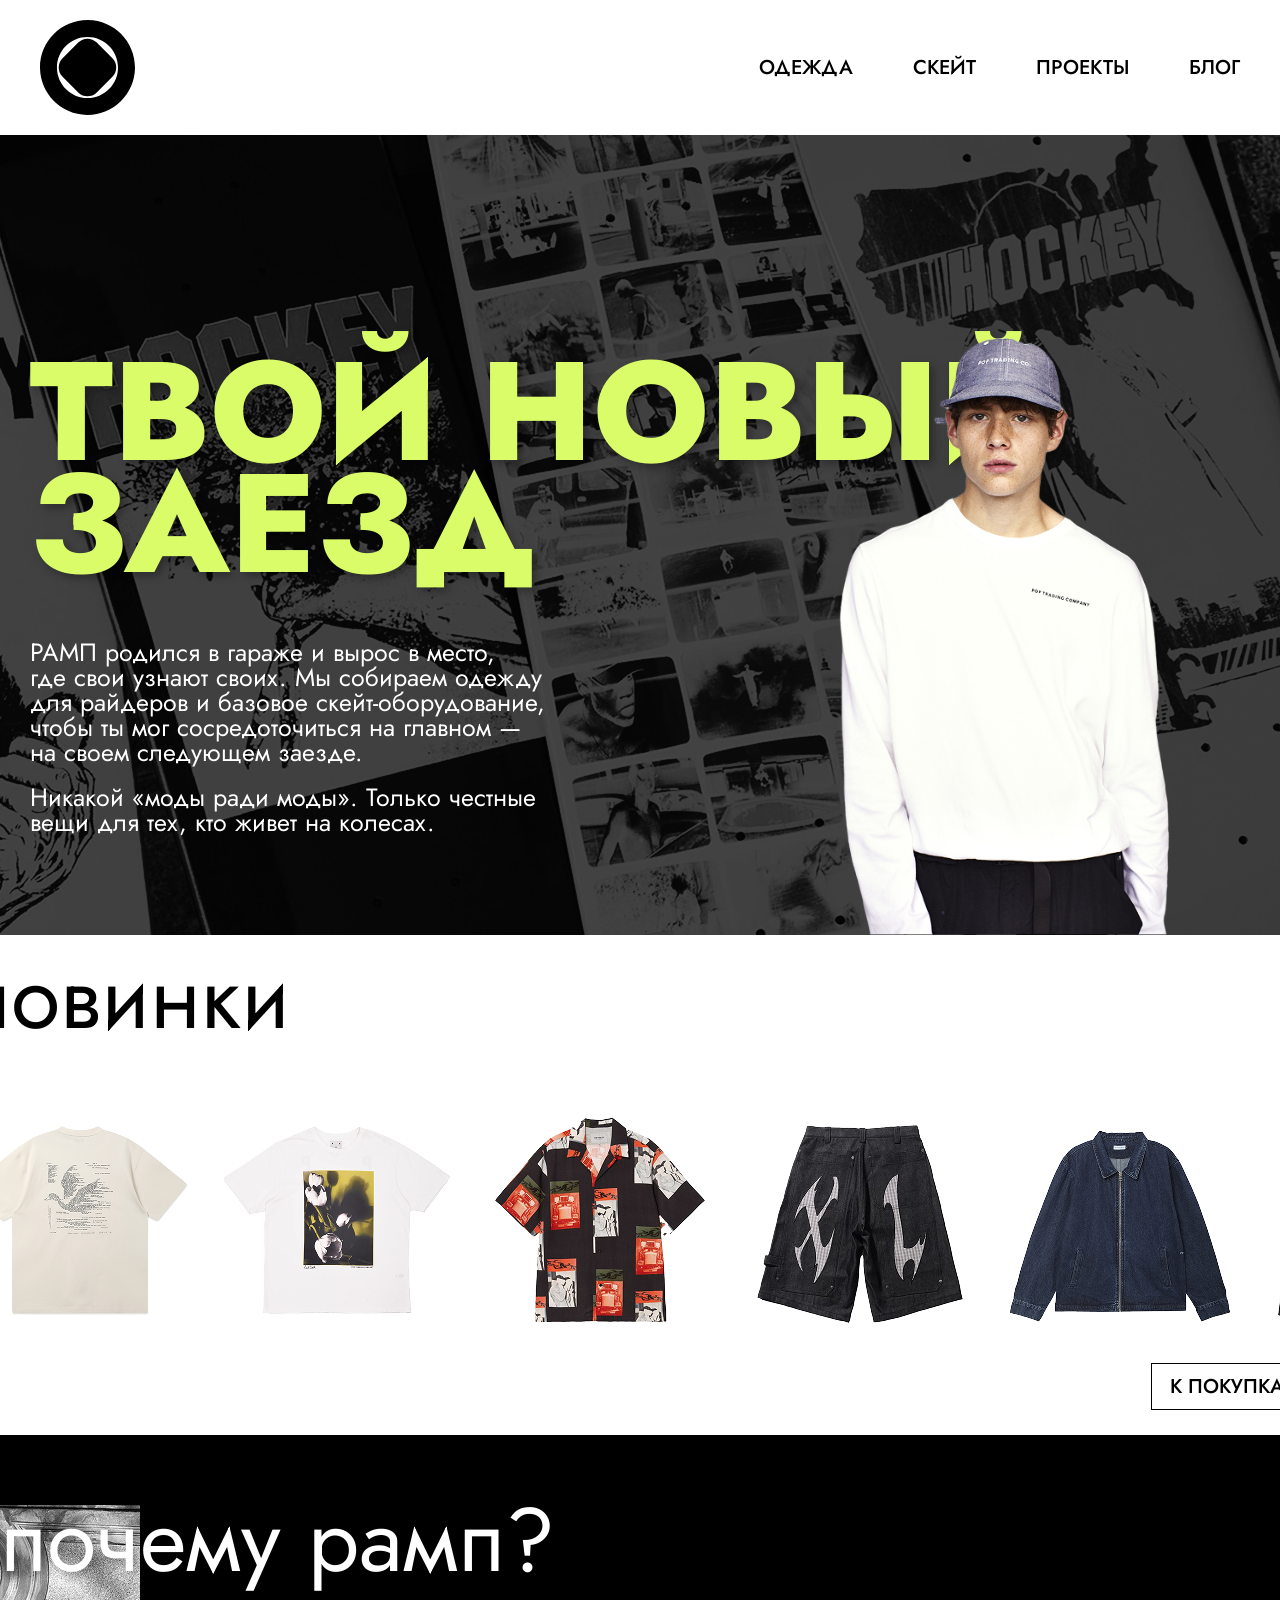
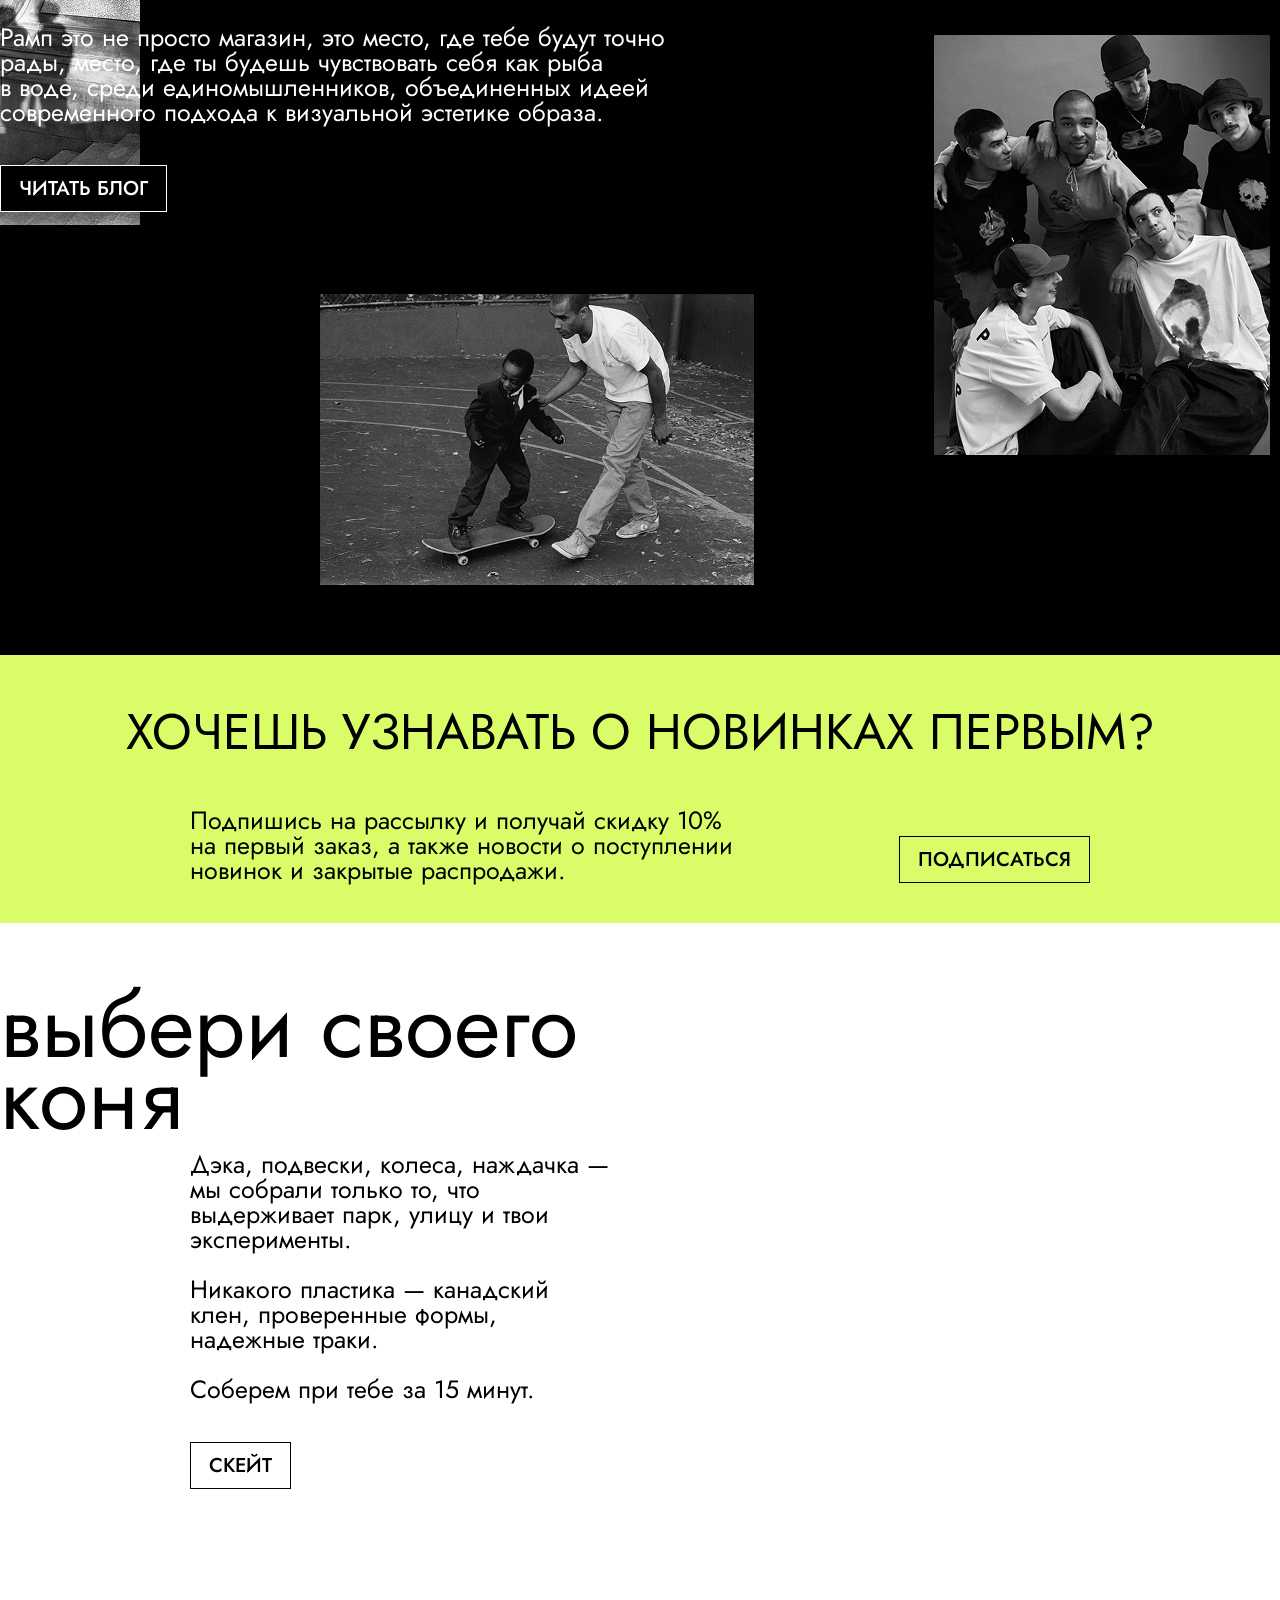
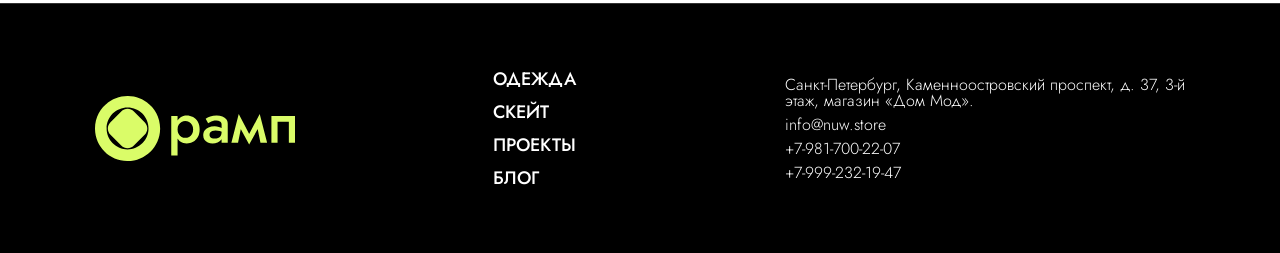
<file: index.html>
<!DOCTYPE html>
<html lang="ru">
<head>
    <meta charset="UTF-8">
    <meta name="viewport" content="width=device-width, initial-scale=1.0">
    <title>РАМП — твой новый заезд</title>
    <link rel="stylesheet" href="css/style.css">
    <link href="https://fonts.googleapis.com/css2?family=Jost:wght@300;400;500;700;800&display=swap" rel="stylesheet"> 
</head>

<body>
    
    <!-- хэдер -->
    <header class="header">
        <div class="container">
            <a href="/" class="logo">
                <img src="images/logo.svg" alt="Логотип">
            </a>
            <nav class="nav">
                <a href="cloth.html">ОДЕЖДА</a>
                <a href="#">СКЕЙТ</a>
                <a href="projects.html">ПРОЕКТЫ</a>
                <a href="#">БЛОГ</a>
            </nav>
        </div>
    </header>

    <!-- глав ьаннер -->
<section class="main-banner">
    <img class="banner-bg" src="images/main_banner_back.png" alt="Фон">
    <div class="banner-container">
        <div class="banner-text">
            <h1>ТВОЙ&nbsp;НОВЫЙ<br>ЗАЕЗД</h1>
            <p>РАМП родился в&nbsp;гараже и&nbsp;вырос в&nbsp;место, где&nbsp;свои узнают своих. Мы собираем одежду для&nbsp;райдеров и&nbsp;базовое скейт-оборудование, чтобы&nbsp;ты мог сосредоточиться на&nbsp;главном — на&nbsp;своем следующем заезде.</p>
            <p>Никакой «моды ради моды». Только честные вещи для&nbsp;тех, кто живет на&nbsp;колесах.</p>
        </div>
        <div class="banner-image">
            <img src="images/Main_banner_animate.png" alt="Мальчик на скейте">
        </div>
    </div>
</section>
<!-- новинки -->
<section class="new">
    <div class="new-container">
        <h2 class="new-title">новинки</h2>
        <div class="scroll-wrapper">
            <div class="scroll-items">
                <!-- КАРТОЧКА 1 -->
                <div class="card">
                    <img src="images/tovar1.png" alt="Carhartt WIP">
                    <span class="card-text">Carhartt WIP</span>
                </div>
                <!-- КАРТОЧКА 2 -->
                <div class="card">
                    <img src="images/tovar2.png" alt="Carhartt WIP">
                    <span class="card-text">Carhartt WIP</span>
                </div>
                <!-- КАРТОЧКА 3 -->
                <div class="card">
                    <img src="images/tovar3.png" alt="Carhartt WIP">
                    <span class="card-text">Carhartt WIP</span>
                </div>
                <!-- КАРТОЧКА 4 -->
                <div class="card">
                    <img src="images/tovar4.png" alt="XLarge">
                    <span class="card-text">XLarge</span>
                </div>
                <!-- КАРТОЧКА 5 -->
                <div class="card">
                    <img src="images/tovar5.png" alt="POP Trading">
                    <span class="card-text">POP Trading</span>
                </div>
                <!-- КАРТОЧКА 6 -->
                <div class="card">
                    <img src="images/tovar6.png" alt="Arte Antwerp">
                    <span class="card-text">Arte Antwerp</span>
                </div>
                <!-- КАРТОЧКА 7 -->
                <div class="card">
                    <img src="images/tovar7.png" alt="Daze">
                    <span class="card-text">Daze</span>
                </div>
                <!-- КАРТОЧКА 8 -->
                <div class="card">
                    <img src="images/tovar8.png" alt="CP Company">
                    <span class="card-text">CP Company</span>
                </div>
                <!-- КАРТОЧКА 9 -->
                <div class="card">
                    <img src="images/tovar9.png" alt="Carhartt WIP">
                    <span class="card-text">Carhartt WIP</span>
                </div>
                
            </div>
        </div>
        <a href="cloth.html" class="new-button">К ПОКУПКАМ</a>
    </div>
</section>

<!-- о нас -->
<section class="about">
    <div class="carousel-gallery">
        <div class="gallery-track">

            <!-- 1. photo1.png (левый верхний край) -->
            <div class="gallery-item photo-1">
                <img src="images/photo1.png" alt="Photo 1">
            </div>

            <!-- 2. photo2.png (нижний край) -->
            <div class="gallery-item photo-2">
                <img src="images/photo2.png" alt="Photo 2">
            </div>

            <!-- 3. photo3.png (центр по Y) -->
            <div class="gallery-item photo-3">
                <img src="images/photo3.png" alt="Photo 3">
            </div>

            <!-- 4. КОМПОНЕНТ: photo4.png + текст (анимация) -->
            <div class="gallery-item component photo-4">
                <div class="component-frame">
                    <img src="images/photo4.png" alt="Photo 4">
                    <div class="component-text">основатель магазина — Роман Сорокин</div>
                </div>
            </div>

            <!-- 5. photo5.png (верхний край) -->
            <div class="gallery-item photo-5">
                <img src="images/photo5.png" alt="Photo 5">
            </div>

            <!-- 6. photo6.png (нижний край) -->
            <div class="gallery-item photo-6">
                <img src="images/photo6.png" alt="Photo 6">
            </div>
        </div>
    </div>

    <div class="text-frame">
        <div class="text-content">
            <h2 class="about-title">почему рамп?</h2>
            <p class="about-description">
                Рамп это не&nbsp;просто магазин, это место, где&nbsp;тебе будут точно рады, место, где&nbsp;ты будешь чувствовать себя как&nbsp;рыба в&nbsp;воде, среди единомышленников, объединенных идеей современного подхода к&nbsp;визуальной эстетике образа.
            </p>
            <a href="#" class="about-button">ЧИТАТЬ БЛОГ</a>
        </div>
    </div>
</section>

<!-- рассылка -->
<section class="subscribe">
    <div class="subscribe-container">
        <h2 class="subscribe-title">ХОЧЕШЬ УЗНАВАТЬ О НОВИНКАХ ПЕРВЫМ?</h2>
        <div class="subscribe-form">
            <p class="subscribe-text">
                Подпишись на рассылку и получай скидку 10% на первый заказ, а также новости о поступлении новинок и закрытые распродажи.
            </p>
            <button class="subscribe-button" id="openPopupBtn">ПОДПИСАТЬСЯ</button>
        </div>
    </div>
</section>


<div id="popupOverlay" class="popup-overlay">

    <div class="popup">

        <div class="popup-inner">

            <img src="images/logo2.svg" alt="Logo" class="popup-logo">
            

            <div class="popup-actions">
                <input type="email" id="popupEmail" class="popup-input" placeholder="ваш e-mail" value="">
                <button id="popupSubscribeBtn" class="popup-button">ПОДПИСАТЬСЯ</button>
            </div>
        </div>
        <!-- Кнопка закрытия (крестик) -->
        <button class="popup-close" id="popupCloseBtn">&times;</button>
    </div>
</div>
<script src="js/popup.js"></script>


<!-- блок скейт -->
<section class="skate">
    <div class="skate-container">
  
        <h2 class="skate-title">выбери своего<br>коня</h2>
        
       
        <div class="skate-content">

            <div class="skate-text-block">
                <p class="skate-description">
                    Дэка, подвески, колеса, наждачка — мы собрали только то, что выдерживает парк, улицу и твои эксперименты.
                    <br><br>
                    Никакого пластика — канадский клен, проверенные формы, надежные траки.
                    <br><br>
                    Соберем при тебе за 15 минут.
                </p>
                <a href="#" class="skate-button">СКЕЙТ</a>
            </div>
            
            <!-- видео -->
            <div class="skate-video">
                <video autoplay loop playsinline width="440" height="432"> 
                    <source src="video/video_skate.mp4" type="video/mp4">  <!-- я нашла что так якобы будет автоматом включаться видео,
                    но все-таки зависит от настроек браузера: Сафари вкобчает сразу, хром и опера только через "показать плеер" правой кнопкой мыши-->
                </video>
            </div>
        </div>
    </div>
</section>
<!-- ФУТЕР -->
<footer class="footer">
    <div class="footer-container">
        <div class="footer-logo">
            <img src="images/logo2.svg" alt="Логотип">
        </div>
        <nav class="footer-nav">
            <a href="cloth.html">ОДЕЖДА</a>
            <a href="#">СКЕЙТ</a>
            <a href="projects.html">ПРОЕКТЫ</a>
            <a href="#">БЛОГ</a>
        </nav>
        <div class="footer-contacts">
            <p>Санкт-Петербург, Каменноостровский проспект, д. 37, 3-й этаж, магазин «Дом Мод».</p>
            <p>info@nuw.store</p>
            <p>+7-981-700-22-07</p>
            <p>+7-999-232-19-47</p>
        </div>
    </div>
</footer>

<script src="js/popup.js"></script>
</file>
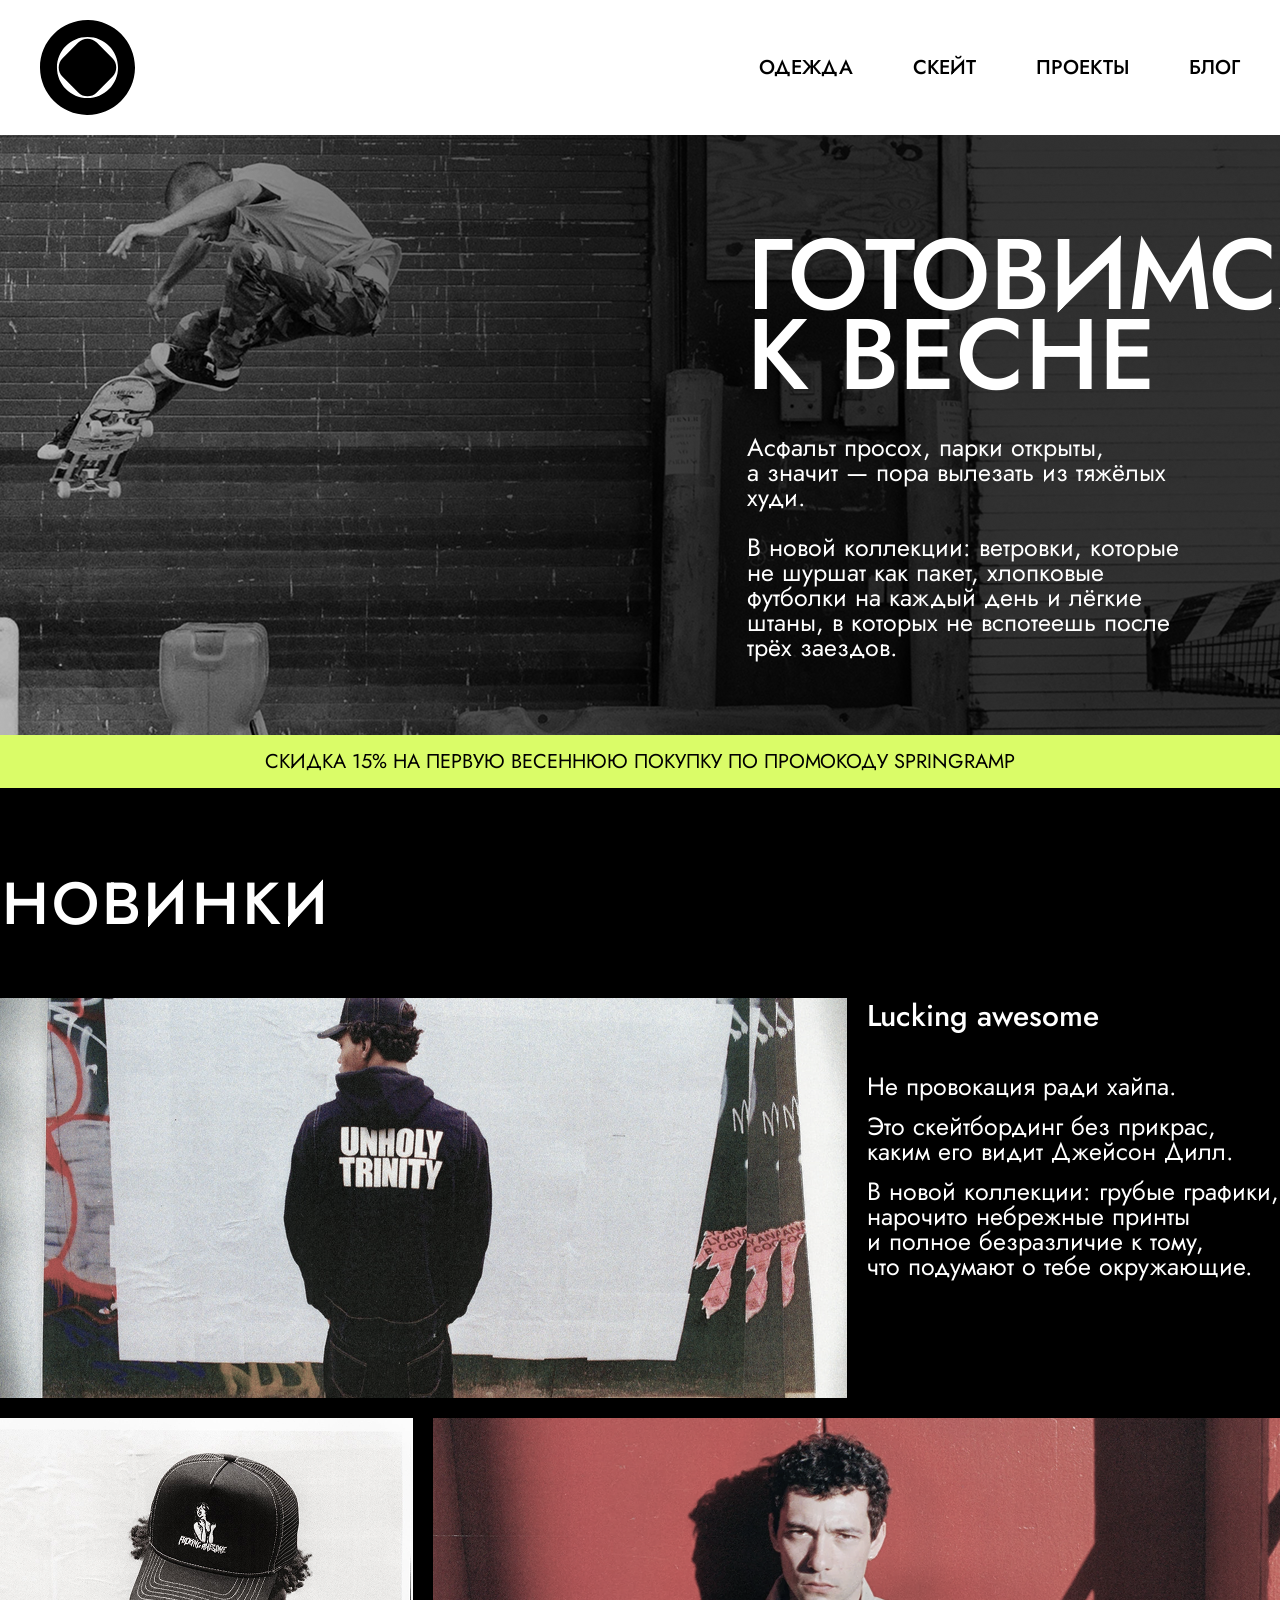
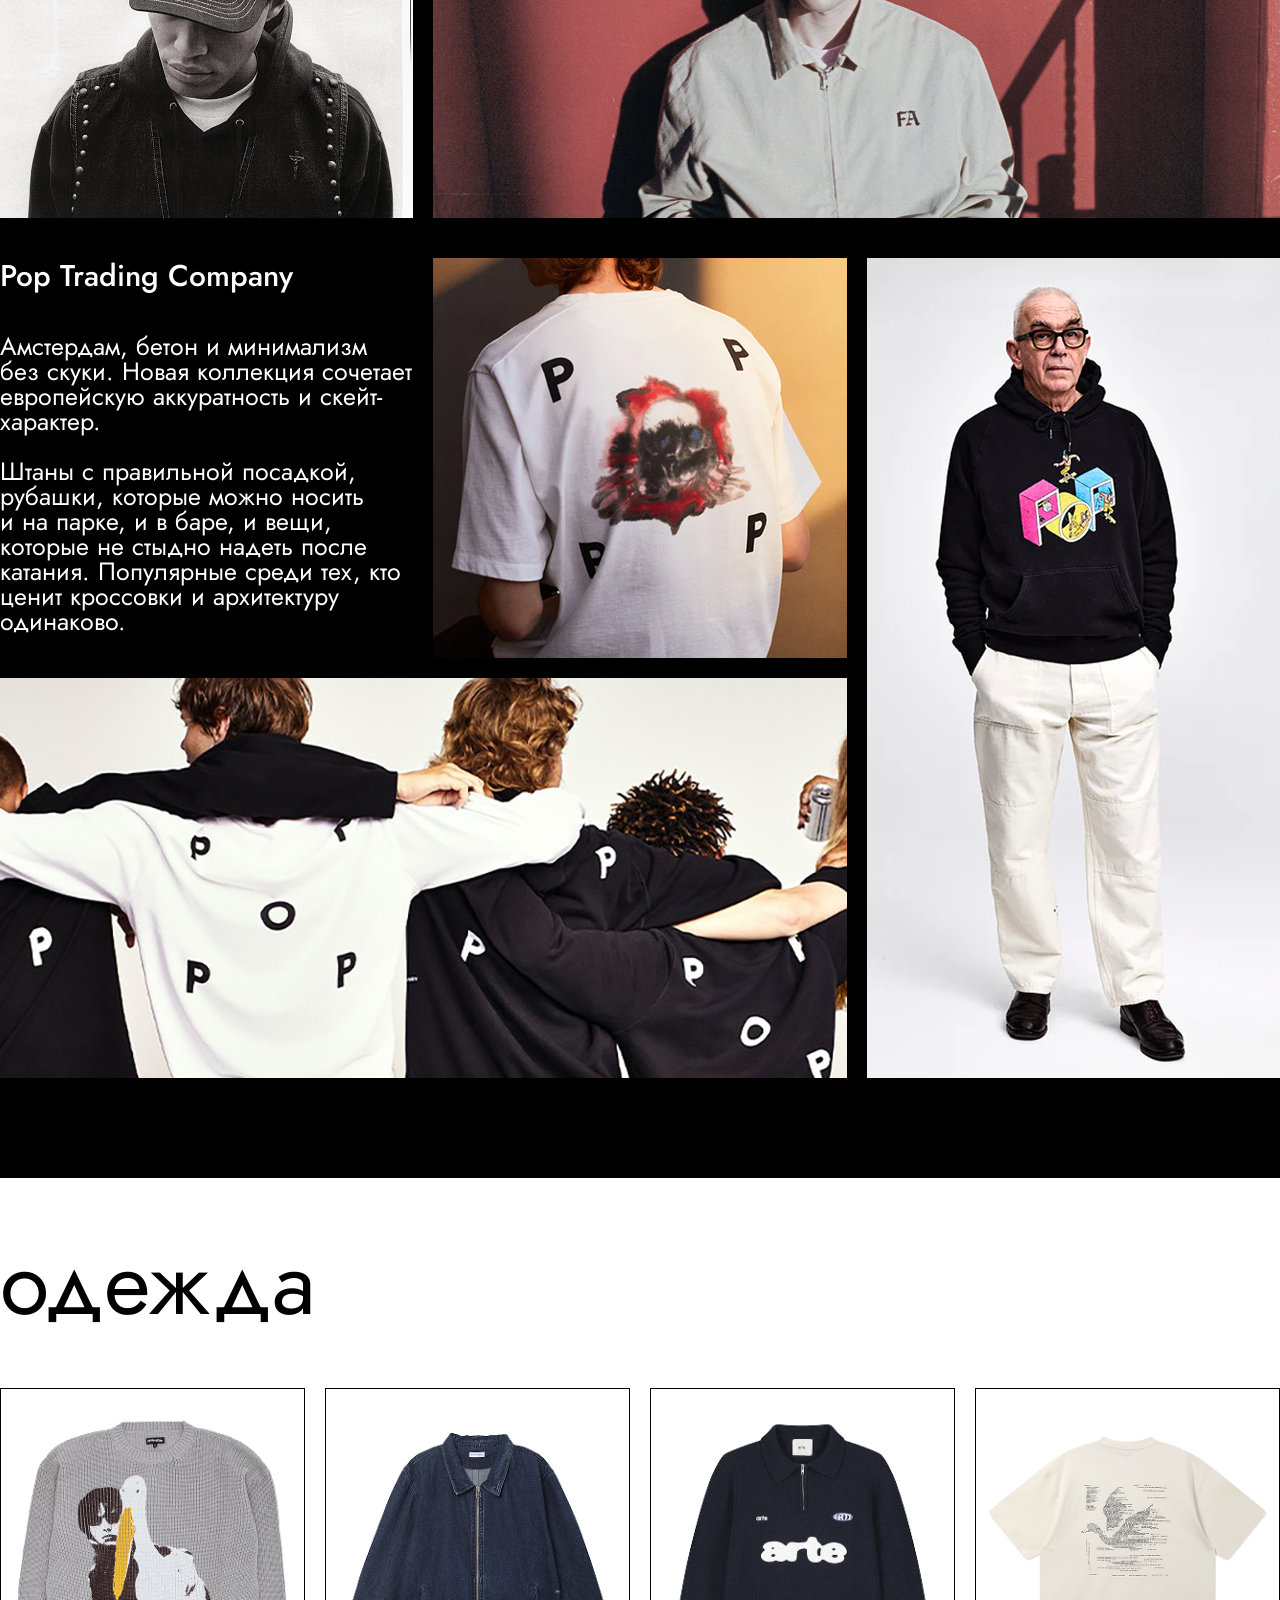
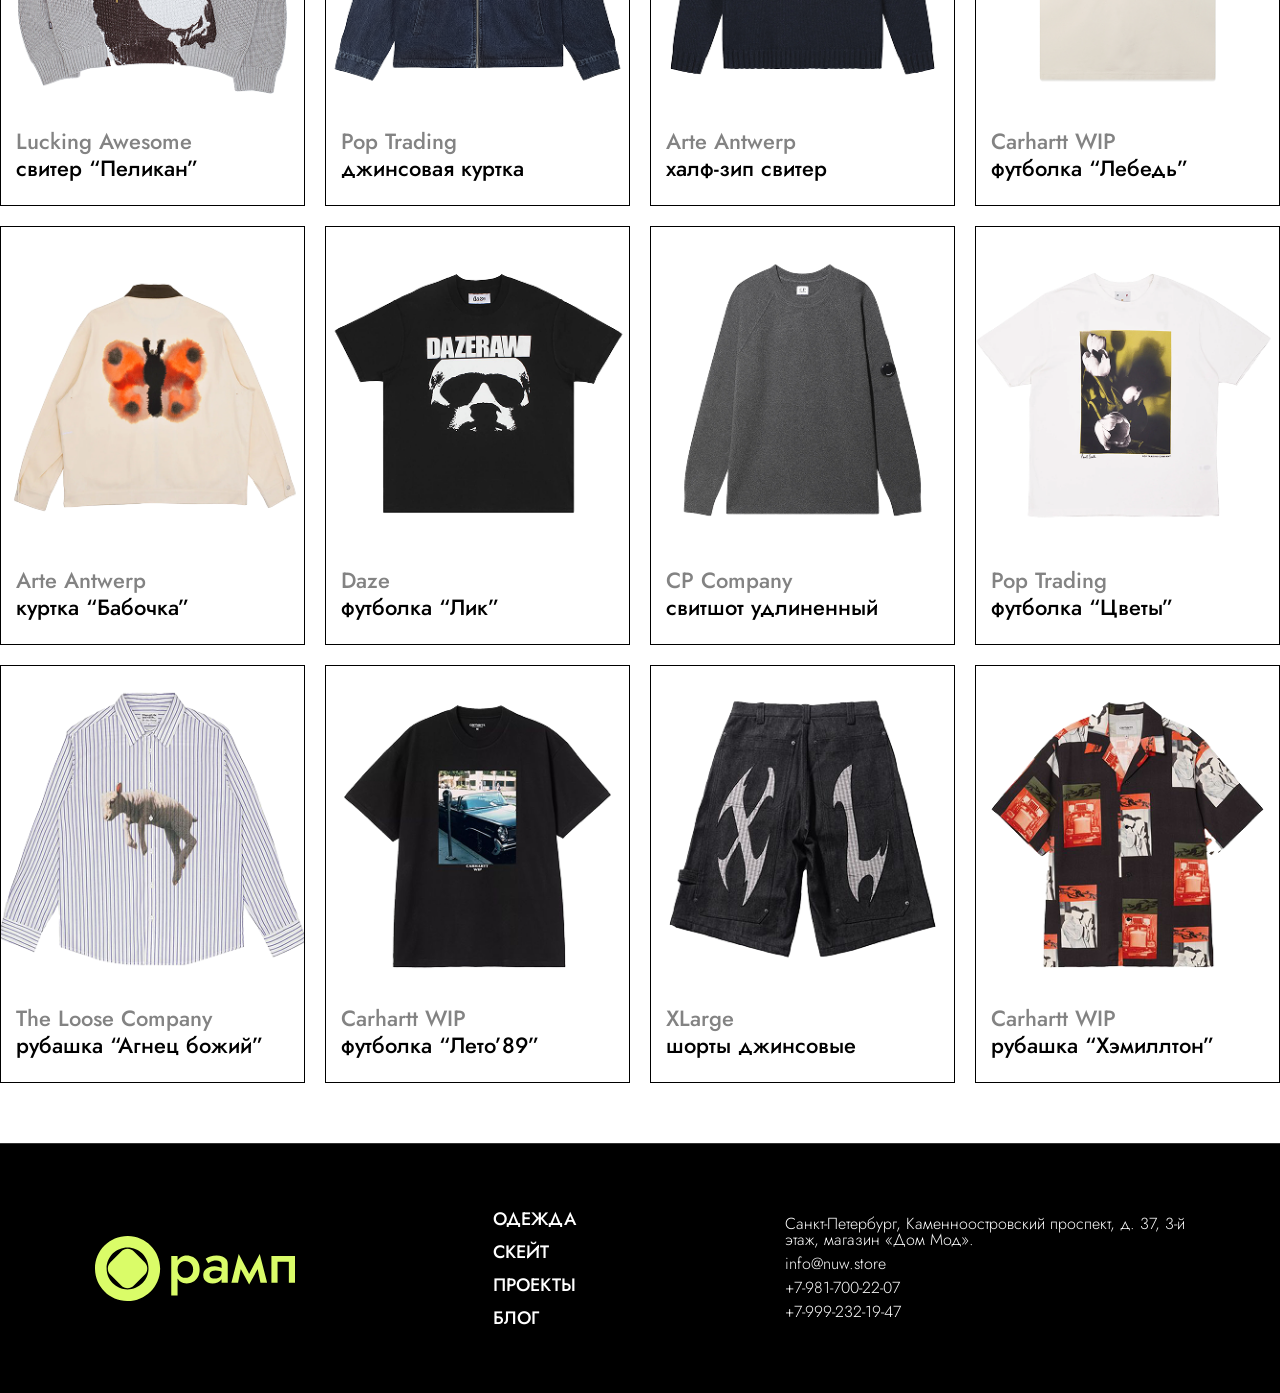
<file: cloth.html>
<!DOCTYPE html>
<html lang="ru">
<head>
    <meta charset="UTF-8">
    <meta name="viewport" content="width=device-width, initial-scale=1.0">
    <title>Магазин одежды и скейтов</title>
    <link rel="stylesheet" href="css/style.css">
    <link href="https://fonts.googleapis.com/css2?family=Jost:wght@300;400;500;700;800&display=swap" rel="stylesheet">
</head>

<body>
    <!-- простите, я скопировала, потому что сейчас 4 утра(( -->
    <header class="header">
        <div class="container">
             <a href="index.html" class="logo">
                <img src="images/logo.svg" alt="Логотип">
            </a>
            <nav class="nav">
                <a href="#">ОДЕЖДА</a>
                <a href="#">СКЕЙТ</a>
                <a href="projects.html">ПРОЕКТЫ</a>
                <a href="#">БЛОГ</a>
            </nav>
        </div>
    </header>


<!-- Баннер -->
<section class="cloth-main">
    <img class="cloth-bg" src="images/back2.png" alt="Фон">
    <div class="cloth-grid">
        <div class="cloth-text">
            <h1 class="cloth-title">ГОТОВИМСЯ<br>К&nbsp;ВЕСНЕ</h1>
            <p class="cloth-description">
                Асфальт просох, парки открыты,
а&nbsp;значит — пора вылезать&nbsp;из тяжёлых худи.<br><br> В&nbsp;новой коллекции: ветровки, которые не&nbsp;шуршат как пакет, хлопковые футболки на&nbsp;каждый день и&nbsp;лёгкие штаны, в&nbsp;которых не&nbsp;вспотеешь после трёх заездов.
            </p>
        </div>
    </div>
</section>

<!-- строка -->
<div class="promo-banner">
    <div class="promo-grid">
        <p class="promo-text">СКИДКА 15% НА ПЕРВУЮ ВЕСЕННЮЮ ПОКУПКУ ПО ПРОМОКОДУ SPRINGRAMP</p>
    </div>
</div>

<!-- новикнки -->
<section class="novelties">
    <div class="novelties-container">
        
        <div class="novelties-header">
            <h2 class="novelties-title">новинки</h2>
        </div>
        <div class="grid-block">

            <div class="grid-item item-wide">
                <img src="images/novinka1.png" alt="Новинка 1">
            </div>
            <div class="grid-item item-text">
                <h3>Lucking awesome</h3>
                <p>Не провокация ради хайпа.</p>
                <p>Это скейтбординг без&nbsp;прикрас, каким его видит Джейсон Дилл.</p>
                <p>В новой коллекции: грубые графики, нарочито небрежные принты и&nbsp;полное безразличие к&nbsp;тому, что&nbsp;подумают о&nbsp;тебе окружающие.</p>
            </div>

            <div class="grid-item"><img src="images/novinka2.png" alt=""></div>
             <div class="grid-item item-wide">
                <img src="images/novinka3.png" alt="Новинка 3">
            </div>
        </div>

        <div class="grid-block">
            <div class="grid-item item-text">
                <h3>Pop Trading Company</h3>
                <p>Амстердам, бетон и&nbsp;минимализм без&nbsp;скуки. Новая коллекция сочетает европейскую аккуратность и&nbsp;скейт-характер. <br><br>Штаны с&nbsp;правильной посадкой, рубашки, которые можно носить и&nbsp;на&nbsp;парке, и&nbsp;в&nbsp;баре, и&nbsp;вещи, которые не&nbsp;стыдно надеть после катания. Популярные среди тех, кто ценит кроссовки и&nbsp;архитектуру одинаково.</p>
            </div>
            <div class="grid-item"><img src="images/novinka4.png" alt=""></div>
            <div class="grid-item item-tall"><img src="images/novinka5.png" alt="5"></div>
              <div class="grid-item item-wide"> <img src="images/novinka6.png" alt="Новинка 6"></div>


        </div>
    </div>
</section>


<!-- Бкарточки твоаров (зачем я сделала их12....) -->
<section class="clothing">
    <div class="clothing-container">
        <div class="clothing-header">
            <h2 class="clothing-title">одежда</h2>
        </div>

        <div class="clothing-grid">
            <div class="product-card">
                <img src="images/T1.png" alt="Товар" class="product-img">
                <div class="product-info">
                    <p class="product-subtitle">Lucking Awesome</p>
                    <p class="product-name">свитер “Пеликан”</p>
                </div>
            </div>
        
            <div class="product-card">
                <img src="images/T2.png" alt="Товар" class="product-img">
                <div class="product-info">
                    <p class="product-subtitle">Pop Trading</p>
                    <p class="product-name">джинсовая куртка</p>
                </div>
            </div>
            
            <div class="product-card">
                <img src="images/T3.png" alt="Товар" class="product-img">
                <div class="product-info">
                    <p class="product-subtitle">Arte Antwerp</p>
                    <p class="product-name">халф-зип свитер</p>
                </div>
            </div>
 
            <div class="product-card">
                <img src="images/T4.png" alt="Товар" class="product-img">
                <div class="product-info">
                    <p class="product-subtitle">Carhartt WIP</p>
                    <p class="product-name">футболка “Лебедь”</p>
                </div>
            </div>
    
            <div class="product-card">
                <img src="images/T5.png" alt="Товар" class="product-img">
                <div class="product-info">
                    <p class="product-subtitle">Arte Antwerp</p>
                    <p class="product-name">куртка “Бабочка”</p>
                </div>
            </div>

            <div class="product-card">
                <img src="images/T6.png" alt="Товар" class="product-img">
                <div class="product-info">
                    <p class="product-subtitle">Daze</p>
                    <p class="product-name">футболка “Лик”</p>
                </div>
            </div>
            
            <div class="product-card">
                <img src="images/T7.png" alt="Товар" class="product-img">
                <div class="product-info">
                    <p class="product-subtitle">CP Company</p>
                    <p class="product-name">свитшот удлиненный</p>
                </div>
            </div>
            
            <div class="product-card">
                <img src="images/T8.png" alt="Товар" class="product-img">
                <div class="product-info">
                    <p class="product-subtitle">Pop Trading</p>
                    <p class="product-name">футболка “Цветы”</p>
                </div>
            </div>

            <div class="product-card">
                <img src="images/T9.png" alt="Товар" class="product-img">
                <div class="product-info">
                    <p class="product-subtitle">The Loose Company</p>
                    <p class="product-name">рубашка “Агнец божий”</p>
                </div>
            </div>
      
            <div class="product-card">
                <img src="images/T10.png" alt="Товар" class="product-img">
                <div class="product-info">
                    <p class="product-subtitle">Carhartt WIP</p>
                    <p class="product-name">футболка “Лето’89”</p>
                </div>
            </div>
            
            <div class="product-card">
                <img src="images/T11.png" alt="Товар" class="product-img">
                <div class="product-info">
                    <p class="product-subtitle">XLarge</p>
                    <p class="product-name">шорты джинсовые</p>
                </div>
            </div>
            
            <div class="product-card">
                <img src="images/T12.png" alt="Товар" class="product-img">
                <div class="product-info">
                    <p class="product-subtitle">Carhartt WIP</p>
                    <p class="product-name">рубашка “Хэмиллтон”</p>
                </div>
            </div>
        </div>
    </div>
</section>

<footer class="footer">
    <div class="footer-container">

        <a href="index.html" class="footer-logo">
            <img src="images/logo2.svg" alt="Логотип">
        </a>

        <nav class="footer-nav">
            <a href="cloth.html">ОДЕЖДА</a>
            <a href="#">СКЕЙТ</a>
            <a href="projects.html">ПРОЕКТЫ</a>
            <a href="#">БЛОГ</a>
        </nav>

        <div class="footer-contacts">
            <p>Санкт-Петербург, Каменноостровский проспект, д. 37, 3-й этаж, магазин «Дом Мод».</p>
            <p>info@nuw.store</p>
            <p>+7-981-700-22-07</p>
            <p>+7-999-232-19-47</p>
        </div>
        
    </div>
</footer>

</body>  
</html>
</file>
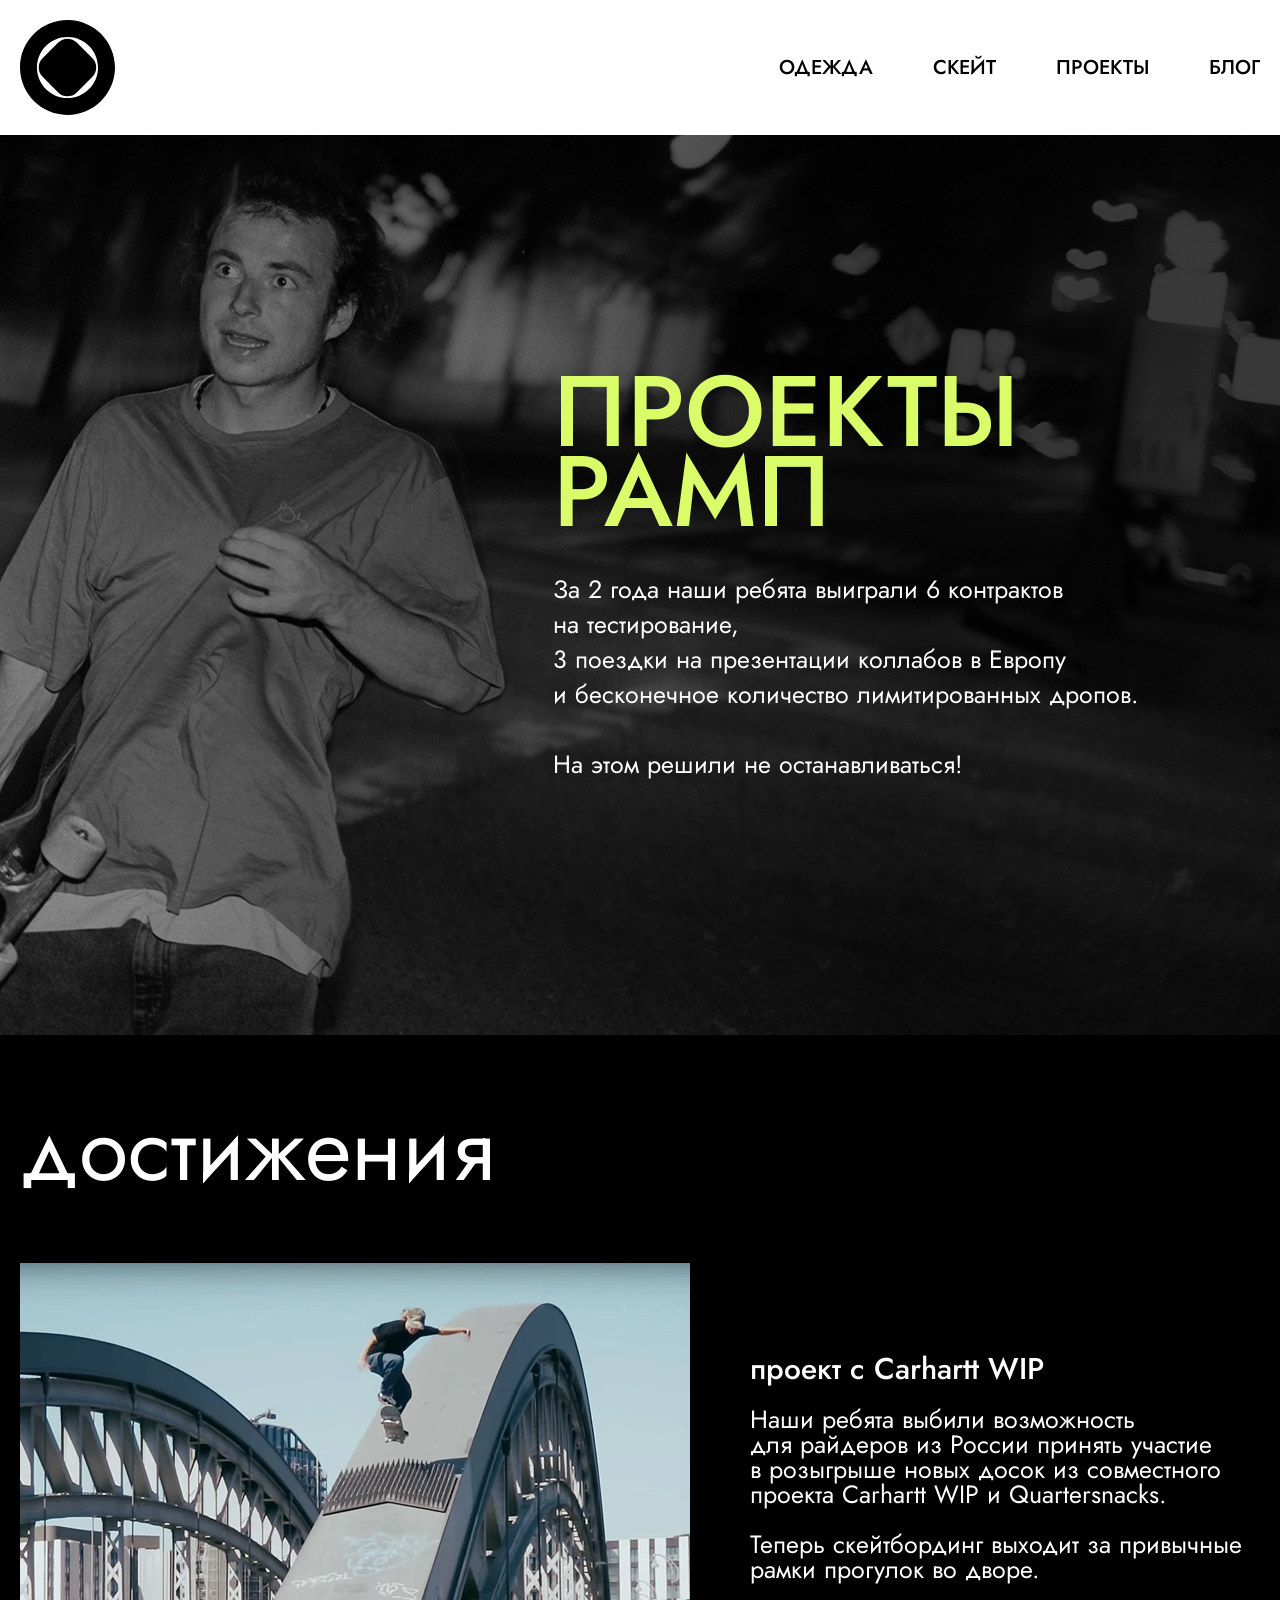
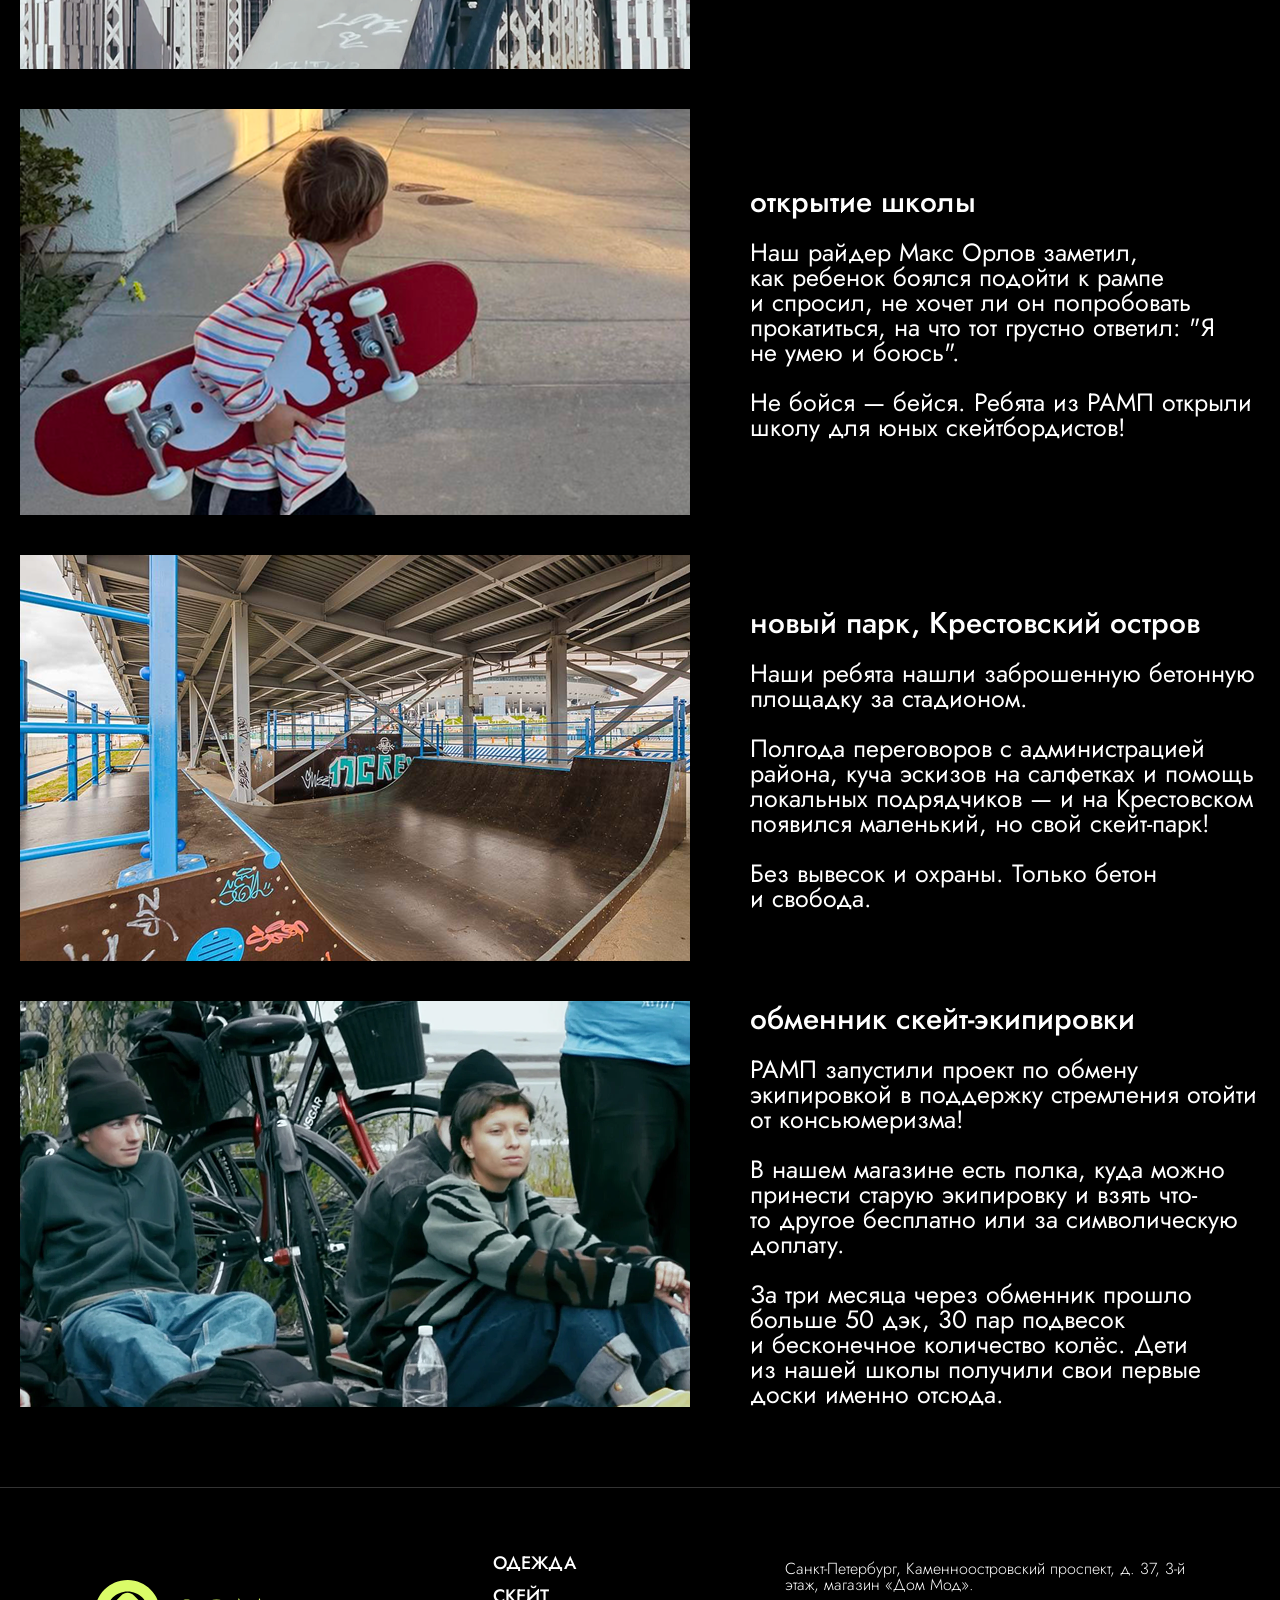
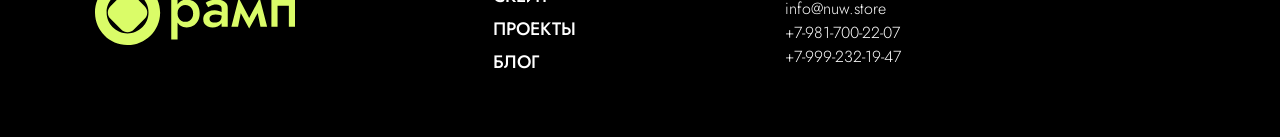
<file: projects.html>
<!DOCTYPE html>
<html lang="ru">
<head>
    <meta charset="UTF-8">
    <meta name="viewport" content="width=device-width, initial-scale=1.0">
    <title>РАМП — твой новый заезд</title>
    <link rel="stylesheet" href="css/style.css">
    <link href="https://fonts.googleapis.com/css2?family=Jost:wght@300;400;500;700;800&display=swap" rel="stylesheet">
    <link href="https://cdn.jsdelivr.net/npm/bootstrap@5.3.0/dist/css/bootstrap.min.css" rel="stylesheet">
</head>

<body>

<!-- хэдер -->
<header class="header">
    <div class="container">
        <a href="index.html" class="logo">
            <img src="images/logo.svg" alt="Логотип">
        </a>
        <nav class="nav">
            <a href="cloth.html">ОДЕЖДА</a>
            <a href="#">СКЕЙТ</a>
            <a href="#">ПРОЕКТЫ</a>
            <a href="#">БЛОГ</a>
        </nav>
    </div>
</header>


<!-- галвнбаннер -->
<section class="projects-banner">
    <img class="banner-bg-img" src="images/fon_pro.png" alt="Фон">
    <div class="container h-100">
        <div class="row h-100 align-items-center">
            <div class="col-12 col-md-7 offset-md-5">
                <h1 class="projects-title">ПРОЕКТЫ РАМП</h1>
                <p class="projects-text">
                    За 2 года наши ребята выиграли 6 контрактов на&nbsp;тестирование,<br>
                    3 поездки на презентации коллабов в&nbsp;Европу и&nbsp;бесконечное количество лимитированных дропов.<br><br>
                    На этом решили не&nbsp;останавливаться!
                </p>
            </div>
        </div>
    </div>
</section>


<!--достижения-->
<section class="final-achievements">
    <div class="final-container">
        <div class="final-title-wrapper">
            <h2 class="final-title">достижения</h2>
        </div>
        
        <div class="final-block">
            <div class="final-image">
                <img src="images/фото1.png" alt="Проект 1">
            </div>
            <div class="final-text">
                <h3>проект с Carhartt WIP</h3>
                <p>Наши ребята выбили возможность для&nbsp;райдеров из России принять участие в&nbsp;розыгрыше новых досок из&nbsp;совместного проекта Carhartt WIP и&nbsp;Quartersnacks. <br><br>
                    Теперь скейтбординг выходит за&nbsp;привычные рамки прогулок во&nbsp;дворе.</p>
            </div>
        </div>

        <div class="final-block reverse">
            <div class="final-text">
                <h3>открытие школы</h3>
                <p>Наш райдер Макс Орлов заметил, как&nbsp;ребенок боялся подойти к&nbsp;рампе и&nbsp;спросил, не&nbsp;хочет ли&nbsp;он попробовать прокатиться, на&nbsp;что тот грустно ответил: "Я не&nbsp;умею и боюсь". <br><br>
                Не бойся — бейся. Ребята из&nbsp;РАМП открыли школу для&nbsp;юных скейтбордистов!</p>
            </div>
            <div class="final-image">
                <img src="images/фото2.png" alt="Проект 2">
            </div>
        </div>
        
        <div class="final-block">
            <div class="final-image">
                <img src="images/фото3.png" alt="Проект 3">
            </div>
            <div class="final-text">
                <h3>новый парк, Крестовский остров</h3>
                <p>Наши ребята нашли заброшенную бетонную площадку за&nbsp;стадионом.<br><br>
                Полгода переговоров с администрацией района, куча эскизов на&nbsp;салфетках и&nbsp;помощь локальных подрядчиков — и&nbsp;на&nbsp;Крестовском появился маленький, но&nbsp;свой скейт-парк!<br><br>
                Без&nbsp;вывесок и&nbsp;охраны. Только бетон и&nbsp;свобода.</p>
            </div>
        </div>
    
        <div class="final-block">
            <div class="final-image">
                <img src="images/фото4.png" alt="Проект 4">
            </div>
            <div class="final-text">
                <h3>обменник скейт-экипировки</h3>
                <p>РАМП запустили проект по обмену экипировкой в&nbsp;поддержку стремления отойти от&nbsp;консьюмеризма!<br><br>
                В нашем магазине есть полка, куда можно принести старую экипировку и&nbsp;взять что-то&nbsp;другое бесплатно или&nbsp;за&nbsp;символическую доплату. <br><br>
                За&nbsp;три месяца через обменник прошло больше 50 дэк, 30 пар подвесок и&nbsp;бесконечное количество колёс. Дети из&nbsp;нашей школы получили свои первые доски именно отсюда.</p>
            </div>
        </div>
    </div>
</section>

<!-- футтер -->
<footer class="footer">
    <div class="footer-container">
        <!-- Логотип -->
        <a href="index.html" class="footer-logo">
            <img src="images/logo2.svg" alt="Логотип">
        </a>
        <nav class="footer-nav">
            <a href="cloth.html">ОДЕЖДА</a>
            <a href="#">СКЕЙТ</a>
            <a href="projects.html">ПРОЕКТЫ</a>
            <a href="#">БЛОГ</a>
        </nav>
        <div class="footer-contacts">
            <p>Санкт-Петербург, Каменноостровский проспект, д. 37, 3-й этаж, магазин «Дом Мод».</p>
            <p>info@nuw.store</p>
            <p>+7-981-700-22-07</p>
            <p>+7-999-232-19-47</p>
        </div>
    </div>
</footer>
</body>
</html>
</file>
<file: css/style.css>
* {
    margin: 0;
    padding: 0;
    box-sizing: border-box;
}

body {
    font-family: 'Jost', sans-serif;
}

/* хэдер*/
.header {
    background: white;
    display: flex;
    justify-content: center;
    padding: 27.5px 0;
}
.container {
    max-width: 1360px;
    width: 100%;
    display: flex;
    justify-content: space-between;
    align-items: center;
    margin: 0 20px;
}
.logo {
    flex-shrink: 0;
}
.logo img {
    width: 95px;
    height: 95px;
    display: block;
}
.nav {
    display: flex;
    gap: 60px;
}
.nav a {
    font-family: 'Jost', sans-serif;
    font-weight: 500;
    font-size: 20px;
    color: black;
    text-decoration: none;
    white-space: nowrap;
}
.nav a:hover {
    text-decoration: underline;
    text-decoration-thickness: 2px;
    text-underline-offset: 5px;
}
/* глав баннер */
.main-banner {
    position: relative;
    width: 100%;
    min-height: 800px;
    display: flex;
    justify-content: center;
    align-items: flex-end;    
}
.banner-bg {
    position: absolute;
    top: 0;
    left: 0;
    width: 100%;
    height: 100%;
    object-fit: cover;
    z-index: 1;
}
.banner-container {
    position: relative;
    z-index: 2;
    max-width: 1360px;
    width: 100%;
    margin: 0 30px;
    display: flex;
    justify-content: space-between;
    align-items: flex-end;     
    gap: 40px;
}

.banner-text {
    width: 50%;
    max-width: 555px;
    padding-top: 160px;
    padding-bottom: 80px;
    text-align: left;
}
.banner-text h1 {
    font-family: 'Jost', sans-serif;
    font-weight: 800;
    font-size: 140px;
    color: #DAFC68;
    line-height: 0.8;
    text-shadow: 4px 4px 8px rgba(0, 0, 0, 0.3);
    margin-bottom: 60px;
    text-align: left;
}
.banner-text p {
    font-family: 'Jost', sans-serif;
    font-weight: 400;
    font-size: 25px;
    color: white;
    line-height: 1;
    margin-bottom: 20px;
    text-align: left;
}

.banner-image {
    width: 40%;
    max-width: 571px;
    align-self: flex-end;      /*мне по-лругому никак было, он просто обрезан по ноги и будет тогда в воздухе висеть(*/
}
.banner-image img {
    width: 100%;
    height: auto;
    display: block;
}
/* ===== НОВИНКИ ===== */
.new {
    width: 100%;
    height: 500px;
    background: white;
    display: flex;
    justify-content: center;    
    align-items: center;     
}
/* ===== новинки===== */
.new-container {
    width: 1360px;
    height: auto;
    min-height: 424px;
    display: flex;
    flex-direction: column;
    gap: 40px;
    position: relative;     
}
.new-title {
    font-family: 'Jost', sans-serif;
    font-weight: 400;
    font-size: 90px;
    color: black;
    margin: 0;
    line-height: 0.8;
    display: inline-block;
    align-self: flex-start;  
    width: auto;          
}

.scroll-wrapper {
    width: 100%;                
    overflow-x: auto;
    overflow-y: hidden;
    height: 250px;
    margin: 0;
    position: relative;
}
.scroll-items {
    display: flex;
    gap: 20px;
    height: 100%;
    width: max-content;
    align-items: center;
}

.card {
    width: 240px;
    height: 251px;
    flex-shrink: 0;
    position: relative;
    overflow: hidden;        
    cursor: pointer;
}
.card img {
    width: 100%;
    height: 100%;
    object-fit: cover;
    display: block;
}
.card-text {
    position: absolute;
    left: 0;
    width: 100%;
    top: -30px;               
    font-family: 'Jost', sans-serif;
    font-weight: 500;
    font-size: 22px;
    color: black;
    text-align: center;
    background: none;
    padding: 0;
    transition: top 0.3s ease;
}

.card:hover .card-text {
    top: 15px;                
}

.new-button {
    font-family: 'Jost', sans-serif;
    font-weight: 500;
    font-size: 20px;
    color: black;
    text-decoration: none;
    background: white;
    border: 1px solid black;
    padding: 8px 18px;
    transition: all 0.3s ease;
    white-space: nowrap;
    
    align-self: flex-end;    
    width: fit-content;      
}
.new-button:hover {
    background: black;
    color: #DAFC68;
    border-color: black;
}
/* о нас */
.about {
    position: relative;
    width: 100%;
    height: 820px;
    background-color: black;
    overflow-x: hidden;
    margin: 0 auto;
}

/* прокрутка фоток  */
.carousel-gallery {
    position: absolute;
    top: 70px;
    left: 0;
    width: 1920px;               
    height: 680px;               
    overflow-x: auto;
    overflow-y: visible;
    cursor: grab;
    z-index: 1;
}

.carousel-gallery:active {
    cursor: grabbing;
}

.gallery-track {
    display: flex;
    gap: 180px;
    width: max-content;          
    min-width: 100%;      
    min-height: 100%;           
    align-items: flex-start;
    padding-right: 100px;
}

.gallery-item {
    flex-shrink: 0;
}

.gallery-item img {
    display: block;
    height: auto;
    width: auto;
}


.photo-1 { align-self: flex-start; }
.photo-2 { align-self: flex-end; }
.photo-3 { align-self: center; }
.photo-4 { align-self: flex-start; }
.photo-5 { align-self: flex-start; }
.photo-6 { align-self: flex-end; }


.component {
    width: 520px;
    height: 560px;
    position: relative;
    overflow: hidden;              
}

.component-frame {
    position: relative;
    width: 100%;
    height: 100%;
}

.component-frame img {
    width: 100%;
    height: 100%;
    object-fit: cover;
}

.component-text {
    position: absolute;
    left: 0;
    width: 100%;
    text-align: center;
    top: 580px;                   
    font-family: 'Jost', sans-serif;
    font-weight: 500;
    font-size: 20px;
    color: white;
    transition: top 0.3s ease;
    pointer-events: none;
    padding: 5px 0;
}
 /* анимация  */
.component:hover .component-text {
    top: 520px;                   
}

/* текст + кнокпа */
.text-frame {
    position: absolute;
    top: 60px;               
    left: 0;
    width: 100%;
    display: flex;
    justify-content: center;      
    align-items: flex-start;     
    z-index: 2;
    pointer-events: none;
}

.text-content {
    width: 1360px;
    display: flex;
    flex-direction: column;
    gap: 40px;                   
    pointer-events: none;
}

.about-title {
    font-family: 'Jost', sans-serif;
    font-weight: 400;
    font-size: 90px;
    color: white;
    margin: 0;
    line-height: 1;
    text-shadow: 4px 4px 8px rgba(0, 0, 0, 0.3);
    width: 669px;
    pointer-events: none;
    mix-blend-mode: exclusion;
}

.about-description {
    font-family: 'Jost', sans-serif;
    font-weight: 400;
    font-size: 25px;
    color: white;
    line-height: 1;
    text-shadow: 4px 4px 8px rgba(0, 0, 0, 0.3);
    margin: 0;
    width: 669px;
    pointer-events: none;
    mix-blend-mode: exclusion;
}

.about-button {
    font-family: 'Jost', sans-serif;
    font-weight: 500;
    font-size: 20px;
    color: white;
    text-decoration: none;
    background: black;
    border: 1px solid white;
    padding: 8px 18px;
    transition: all 0.3s ease;
    white-space: nowrap;
    display: inline-block;
    width: fit-content;
    pointer-events: auto;
}

.about-button:hover {
    background: black;
    color: #DAFC68;
    border-color: white;
}

/* подписка — тут  ПОПАП (полный) */
.subscribe {
    width: 100%;
    background-color: #DAFC68;    
    display: flex;
    justify-content: center;
    align-items: center;
    padding: 40px 0;
}

.subscribe-container {
    max-width: 1360px;
    width: 100%;
    text-align: center;
}

.subscribe-title {
    font-family: 'Jost', sans-serif;
    font-weight: 400;
    font-size: 50px;
    color: black;
    margin: 0;
    margin-bottom: 40px;         
}

.subscribe-form {
    width: 100%;
    max-width: 900px;              
    margin: 0 auto;               
    display: flex;
    justify-content: space-between;
    align-items: flex-end;      
    gap: 40px;
}

.subscribe-text {
    font-family: 'Jost', sans-serif;
    font-weight: 400;
    font-size: 25px;
    color: black;
    line-height: 1;
    margin: 0;
    max-width: 555px;
    text-align: left;
}

.subscribe-button {
    font-family: 'Jost', sans-serif;
    font-weight: 500;
    font-size: 20px;
    color: black;
    background: transparent;     
    border: 1px solid black;
    padding: 8px 18px;
    transition: all 0.3s ease;
    white-space: nowrap;
    cursor: pointer;
}
.subscribe-button:hover {
    background: black;
    color: #DAFC68;
    border-color: black;
}

/* сам попап */
.popup-overlay {
    position: fixed;
    top: 0;
    left: 0;
    width: 100%;
    height: 100%;
    background: rgba(0, 0, 0, 0.6);
    display: flex;
    justify-content: center;
    align-items: center;
    z-index: 1000;
    visibility: hidden; 
    opacity: 0;
    transition: visibility 0.2s, opacity 0.2s ease;
}

.popup-overlay.active {
    visibility: visible;
    opacity: 1;
}

.popup {
    position: relative;
    width: 556px;
    height: 308px;
    background: black;
    display: flex;
    justify-content: center;
    align-items: center;
    border-radius: 0; 
}

.popup-inner {
    width: 460px;
    height: 225px;
    position: relative;
    display: flex;
    flex-direction: column;
    justify-content: space-between; 
}

.popup-logo {
    width: 460px;
    height: 149px;
    object-fit: contain;
    display: block;
    margin: 0 auto;
}

.popup-actions {
    display: flex;
    justify-content: flex-end;
    align-items: flex-end;
    gap: 20px; 
    width: 100%;
}

.popup-input {
    font-family: 'Jost', sans-serif;
    font-weight: 400;
    font-size: 16px;
    color: rgb(150, 150, 150);
    background: rgb(0, 0, 0);
    border: 1px solid #ffffff;
    padding: 9px 11px;  
    width: auto;
    min-width: 180px;
    box-sizing: border-box;
    outline: none;
    transition: border 0.2s;
}

.popup-input:focus {
    border-color: #DAFC68;
}

.popup-input::placeholder {
    color: #909090;
    font-family: 'Jost', sans-serif;
    font-weight: 400;
    font-size: 16px;
}

.popup-button {
    font-family: 'Jost', sans-serif;
    font-weight: 500;
    font-size: 20px;
    color: rgb(255, 255, 255);
    background: transparent;
    border: 1px solid rgb(255, 255, 255);
    padding: 8px 18px;  
    cursor: pointer;
    transition: all 0.3s ease;
    white-space: nowrap;
}

.popup-button:hover {
    background: black;
    color: #DAFC68;
    border-color: rgb(255, 255, 255);
}

.popup-close {
    position: absolute;
    top: 12px;
    right: 16px;
    background: transparent;
    border: none;
    font-size: 28px;
    font-weight: 400;
    color: white;
    cursor: pointer;
    transition: opacity 0.2s;
    line-height: 1;
}

.popup-close:hover {
    opacity: 0.7;
}

/* скейт */
.skate {
    width: 100%;
    height: 680px;                
    background-color: white;
    display: flex;
    justify-content: center;
    align-items: center;        
}

.skate-container {
    max-width: 1360px;
    width: 100%;
}

.skate-title {
    font-family: 'Jost', sans-serif;
    font-weight: 400;
    font-size: 90px;
    color: black;
    margin: 0;
    line-height: 0.8;            
    text-align: left;
    margin-bottom: -30px;       
}

/* видео */
.skate-content {
    width: 100%;
    max-width: 900px;            
    margin: 0 auto;              
    display: flex;
    justify-content: space-between;
    align-items: center;        
    gap: 40px;
}

.skate-text-block {
    flex: 1;
    display: flex;
    flex-direction: column;
    gap: 40px;                   
    max-width: 440px;
}

.skate-description {
    font-family: 'Jost', sans-serif;
    font-weight: 400;
    font-size: 25px;
    color: black;
    line-height: 1;
    margin: 0;
}

.skate-button {
    font-family: 'Jost', sans-serif;
    font-weight: 500;
    font-size: 20px;
    color: black;
    text-decoration: none;
    background: transparent;     
    border: 1px solid black;
    padding: 8px 18px;
    transition: all 0.3s ease;
    white-space: nowrap;
    display: inline-block;
    width: fit-content;
    cursor: pointer;
}
.skate-button:hover {
    background: #DAFC68;
    color: black;
    border-color: #000000;
}
.skate-video {
    flex-shrink: 0;
}
.skate-video video {
    width: 440px;
    height: 432px;
    object-fit: cover;          
    display: block;
}

/* футтер */
.footer {
    width: 100%;
    height: 250px;
    background-color: black;
    display: flex;
    justify-content: center;
    align-items: center;
}

.footer-container {
    width: 1130px;
    height: 166px;
    display: flex;
    align-items: center;         
    gap: 115px;              
}

.footer-logo {
    flex-shrink: 0;
}

.footer-logo img {
    width: 460px;
    height: 150px;
    display: block;
}

.footer-nav {
    display: flex;
    flex-direction: column;
    gap: 15px;                 
    width: 95px;                 
}

.footer-nav a {
    font-family: 'Jost', sans-serif;
    font-weight: 400;
    font-size: 20px;
    line-height: 1;   
    color: white;
    text-decoration: none;
    transition: opacity 0.2s ease;
}

.footer-nav a:hover {
    text-decoration: underline;
    text-underline-offset: 5px;
}

/* Контакты */
.footer-contacts {
    font-family: 'Jost', sans-serif;
    font-weight: 150;            
    font-size: 20px;
    color: white;
    line-height: 1;            
    max-width: 400px;
}

.footer-contacts p {
    margin: 0 0 8px 0;
}

.footer-contacts p:last-child {
    margin-bottom: 0;
}


/* ВТОРА СТАРНИЦА —  ОДЕЖДА */

.cloth-main {
    position: relative;
    width: 100%;
    height: 600px;
    display: grid;
    grid-template-columns: 1fr min(1360px, 100%) 1fr;
}

.cloth-bg {
    position: absolute;
    top: 0;
    left: 0;
    width: 100%;
    height: 100%;
    object-fit: cover;
    z-index: 1;
}

.cloth-grid {
    grid-column: 2 / 3;
    position: relative;
    z-index: 2;
    display: grid;
    grid-template-columns: repeat(12, 1fr);
}

.cloth-text {
    grid-column: 8 / 10;
    margin-top: 100px;
    max-width: 440px;
}

.cloth-title {
    font-family: 'Jost', sans-serif;
    font-weight: 500;
    font-size: 100px;
    color: white;
    line-height: 0.8;
    margin: 0;
    margin-bottom: 40px;
}

.cloth-description {
    font-family: 'Jost', sans-serif;
    font-weight: 400;
    min-width: 440px;  
    font-size: 25px;
    color: white;
    line-height: 1;
    margin: 0;
}

/* моб */
@media (max-width: 1200px) {
    .cloth-text {
        grid-column: 3 / 9;
        margin-top: 80px;
    }
    .cloth-title {
        font-size: 70px;
    }
    .cloth-description {
        font-size: 20px;
    }
}

@media (max-width: 768px) {
    .cloth-text {
        grid-column: 2 / 12;
        margin-top: 60px;
        text-align: center;
    }
    .cloth-title {
        font-size: 50px;
    }
    .cloth-description {
        font-size: 18px;
    }
}
/* стрка*/
.promo-banner {
    width: 100%;
    background-color: #DAFC68;
    display: grid;
    grid-template-columns: 1fr min(1360px, 100%) 1fr;  
}

.promo-grid {
    grid-column: 2 / 3;
    display: grid;
    grid-template-columns: 1fr;
    justify-items: center;
    align-items: center;
    padding: 12px 20px;      
}

.promo-text {
    font-family: 'Jost', sans-serif;
    font-weight: 400;
    font-size: 20px;
    color: black;
    text-align: center;
    margin: 0;
    white-space: nowrap;      
}

/* моб */
@media (max-width: 1200px) {
    .promo-text {
        white-space: normal;    /* переносим на узких экранах */
        font-size: 16px;
    }
}

@media (max-width: 768px) {
    .promo-text {
        font-size: 14px;
    }
}

/* грид новнки*/

.novelties {
    width: 100%;
    background-color: black;
    display: flex;
    justify-content: center;
    padding: 60px 0;
}

.novelties-container {
    max-width: 1360px;
    width: 100%;
}

/* Заголовок */
.novelties-header {
    margin-bottom: 60px;
}

.novelties-title {
    font-family: 'Jost', sans-serif;
    font-weight: 400;
    font-size: 90px;
    color: white;
    margin: 0;
    line-height: 1;
    text-align: left;
}

.grid-block {
    display: grid;
    grid-template-columns: repeat(3, 1fr);
    gap: 20px;
    margin-bottom: 40px;
}
/* Каждая ячейка — 440×400 */
.grid-item {
    width: 100%;
    height: 400px;
    background-color: #1a1a1a; 
    overflow: hidden;
}

.grid-item img {
    width: 100%;
    height: 100%;
    object-fit: cover;
    display: block;
}

.item-wide {
    grid-column: span 2;
}
.item-tall {
    grid-row: span 2;
    height: 100%;
}


.item-text {
    background-color: transparent;
    padding: 0;
    display: flex;
    flex-direction: column;
    justify-content: flex-start;
    text-align: left;
    color: white;
}

.item-text h3 {
    font-family: 'Jost', sans-serif;
    font-weight: 500;
    font-size: 30px;
    color: white;
    margin: 0;
    margin-bottom: 40px;
    line-height: 1.2;
}

.item-text p {
    font-family: 'Jost', sans-serif;
    font-weight: 400;
    font-size: 25px;
    color: white;
    line-height: 1;
    margin: 0 0 15px 0;
}

/* моб */
@media (max-width: 1200px) {
    .grid-block {
        gap: 15px;
    }
    .grid-item {
        height: 350px;
    }
    .item-text h3 {
        font-size: 26px;
        margin-bottom: 25px;
    }
    .item-text p {
        font-size: 16px;
    }
}

@media (max-width: 900px) {
    .grid-block {
        grid-template-columns: repeat(2, 1fr);
        gap: 15px;
    }
    .grid-item {
        height: 300px;
    }
    .item-wide {
        grid-column: span 2;
    }
}

@media (max-width: 600px) {
    .grid-block {
        grid-template-columns: 1fr;
    }
    .grid-item {
        height: auto;
        min-height: 300px;
    }
    .item-wide {
        grid-column: span 1;
    }
}


/* карточки товраа */
.clothing {
    width: 100%;
    background-color: white;
    display: flex;
    justify-content: center;
    padding: 60px 0;
}

.clothing-container {
    max-width: 1360px;
    width: 100%;
}

.clothing-header {
    margin-bottom: 60px;
}

.clothing-title {
    font-family: 'Jost', sans-serif;
    font-weight: 400;
    font-size: 90px;
    color: black;
    margin: 0;
    line-height: 1;
    text-align: left;
}

.clothing-grid {
    display: grid;
    grid-template-columns: repeat(4, 1fr);  
    gap: 20px;                              
}

/* 1 картчоки */
.product-card {
    width: 100%;
    background-color: white;
    display: flex;
    flex-direction: column;
    border: 1px solid black;
}
.product-img {
    width: 100%;
    height: auto;
    aspect-ratio: 325 / 350;  
    object-fit: cover;
    display: block;
}

.product-info {
    padding: 15px 0 26px 15px;    
    text-align: left;
}

.product-subtitle {
    font-family: 'Jost', sans-serif;
    font-weight: 500;
    font-size: 22px;
    color: #838383;
    margin: 0 0 5px 0;
    line-height: 1;
}
.product-name {
    font-family: 'Jost', sans-serif;
    font-weight: 500;
    font-size: 22px;
    color: black;
    margin: 0;
    line-height: 1;
}

/* омб */
@media (max-width: 1200px) {
    .clothing-grid {
        grid-template-columns: repeat(3, 1fr);  /* 3 колонки на планшете */
    }
    .clothing-title {
        font-size: 70px;
    }
}

@media (max-width: 800px) {
    .clothing-grid {
        grid-template-columns: repeat(2, 1fr);  /* 2 колонки на телефоне */
    }
    .clothing-title {
        font-size: 50px;
    }
    .product-subtitle, .product-name {
        font-size: 18px;
    }
}

@media (max-width: 500px) {
    .clothing-grid {
        grid-template-columns: 1fr;  /* 1 колонка */
    }
}

/* проекты */
* {
    margin: 0;
    padding: 0;
    box-sizing: border-box;
}

body {
    font-family: 'Jost', sans-serif;
    background-color: black;
}

.header {
    background: white;
    display: flex;
    justify-content: center;
    padding: 20px 0;
}

.header .container {
    max-width: 1360px;
    width: 100%;
    display: flex;
    justify-content: space-between;
    align-items: center;
    padding: 0 20px;
}

.logo img {
    width: 95px;
    height: 95px;
}

.nav {
    display: flex;
    gap: 60px;
}

.nav a {
    font-family: 'Jost', sans-serif;
    font-weight: 500;
    font-size: 20px;
    color: black;
    text-decoration: none;
    white-space: nowrap;
}

.nav a:hover {
    text-decoration: underline;
}

/* ===== глав баннер ===== */
.projects-banner {
    position: relative;
    width: 100%;
    height: 900px;
    overflow: hidden;
}

.banner-bg-img {
    position: absolute;
    top: 0;
    left: 0;
    width: 100%;
    height: 100%;
    object-fit: cover;
    z-index: 1;
}

.projects-banner .container {
    position: relative;
    z-index: 2;           
    height: 100%;
}

.projects-title {
    font-family: 'Jost', sans-serif;
    font-weight: 500;
    font-size: 100px;
    line-height: 0.8;
    color: #DAFC68;
    margin-bottom: 40px;
}

.projects-text {
    font-family: 'Jost', sans-serif;
    font-weight: 400;
    font-size: 25px;
    color: white;
    line-height: 1.4;
}

/* достижения */
.final-achievements {
    background-color: black;
    padding: 80px 0;
}

.final-container {
    max-width: 1400px;
    margin: 0 auto;
    padding: 0 20px;
}

.final-title-wrapper {
    margin-bottom: 60px;
}

.final-title {
    font-family: 'Jost', sans-serif;
    font-weight: 400;
    font-size: 90px;
    color: white;
}

.final-block {
    display: flex;
    align-items: center;
    gap: 60px;
    margin-bottom: 80px;
}

.final-block:last-child {
    margin-bottom: 0;
}

.final-block.reverse {
    flex-direction: row-reverse;
}

.final-image {
    flex-shrink: 0;
    width: 50%;
    max-width: 670px;
}

.final-image img {
    width: 100%;
    height: auto;
    display: block;
}

.final-text {
    flex: 1;
}

.final-text h3 {
    font-family: 'Jost', sans-serif;
    font-weight: 500;
    font-size: 36px;
    color: white;
    margin-bottom: 20px;
}

.final-text p {
    font-family: 'Jost', sans-serif;
    font-weight: 400;
    font-size: 20px;
    color: white;
    line-height: 1.4;
}


.final-achievements {
    background-color: black;
    padding: 60px 0 80px 0;
}

.final-container {
    max-width: 1400px;
    margin: 0 auto;
    padding: 0 20px;
}

/* Заголовок */
.final-title-wrapper {
    margin-bottom: 60px;
}

.final-title {
    font-family: 'Jost', sans-serif;
    font-weight: 400;
    font-size: 90px;
    color: white;
    margin: 0;
    text-align: left;
}

/* Каждый блок */
.final-block {
    display: flex;
    align-items: center;
    gap: 60px;
    margin-bottom: 40px;
    flex-direction: row; 
}


.final-block.reverse {
    flex-direction: row-reverse; /* нашла в интернете что якобы поменяет местами т=содержимое, но у меня не срабатывает */
}

.final-block:last-child {
    margin-bottom: 0;
}

/* Блоки, где текст слева */
.final-block.reverse {
    flex-direction: row-reverse;
}

/* Картинка */
.final-image {
    flex-shrink: 0;
    width: 670px;
    height: 406px;
}

.final-image img {
    width: 100%;
    height: 100%;
    object-fit: cover;
    display: block;
}

/* Текст */
.final-text {
    flex: 1;
}

.final-text h3 {
    font-family: 'Jost', sans-serif;
    font-weight: 500;
    font-size: 30px;
    color: white;
    margin: 0 0 20px 0;
}

.final-text p {
    font-family: 'Jost', sans-serif;
    font-weight: 400;
    font-size: 25px;
    color: white;
    line-height: 1;
    margin: 0;
}

@media (max-width: 1000px) {
    .final-block {
        flex-direction: column;
        text-align: center;
        gap: 30px;
    }
    
    .final-block.reverse {
        flex-direction: column;
    }
    
    .final-image {
        width: 100%;
        height: auto;
    }
    
    .final-title {
        font-size: 60px;
        text-align: center;
    }
}
/* ===== футтер ===== */
.footer {
    background-color: black;
    border-top: 1px solid #333;
    padding: 40px 0;
}

.footer-container {
    max-width: 1360px;
    margin: 0 auto;
    padding: 0 20px;
    display: flex;
    justify-content: space-between;
    align-items: center;
    flex-wrap: wrap;
    gap: 40px;
}

.footer-logo img {
    width: 200px;
    height: auto;
}

.footer-nav {
    display: flex;
    flex-direction: column;
    gap: 15px;
}

.footer-nav a {
    font-family: 'Jost', sans-serif;
    font-weight: 500;
    font-size: 18px;
    color: white;
    text-decoration: none;
}

.footer-nav a:hover {
    text-decoration: underline;
}

.footer-contacts p {
    font-family: 'Jost', sans-serif;
    font-weight: 300;
    font-size: 16px;
    color: white;
    margin: 0 0 8px 0;
}

/* ===== АДАПТАЦИЯ ===== */
@media (max-width: 1200px) {
    .projects-title {
        font-size: 70px;
    }
    .projects-text {
        font-size: 20px;
    }
}

@media (max-width: 992px) {
    .nav {
        gap: 30px;
    }
    .final-block {
        flex-direction: column;
        text-align: center;
    }
    .final-block.reverse {
        flex-direction: column;
    }
    .final-image {
        width: 100%;
    }
    .footer-container {
        flex-direction: column;
        text-align: center;
    }
}

@media (max-width: 768px) {
    .header .container {
        flex-direction: column;
        gap: 20px;
    }
    .nav {
        flex-wrap: wrap;
        justify-content: center;
        gap: 20px;
    }
    .projects-title {
        font-size: 40px;
    }
    .projects-text {
        font-size: 16px;
    }
    .final-title {
        font-size: 50px;
        text-align: center;
    }
    .final-text h3 {
        font-size: 28px;
    }
    .final-text p {
        font-size: 16px;
    }
}
</file>
